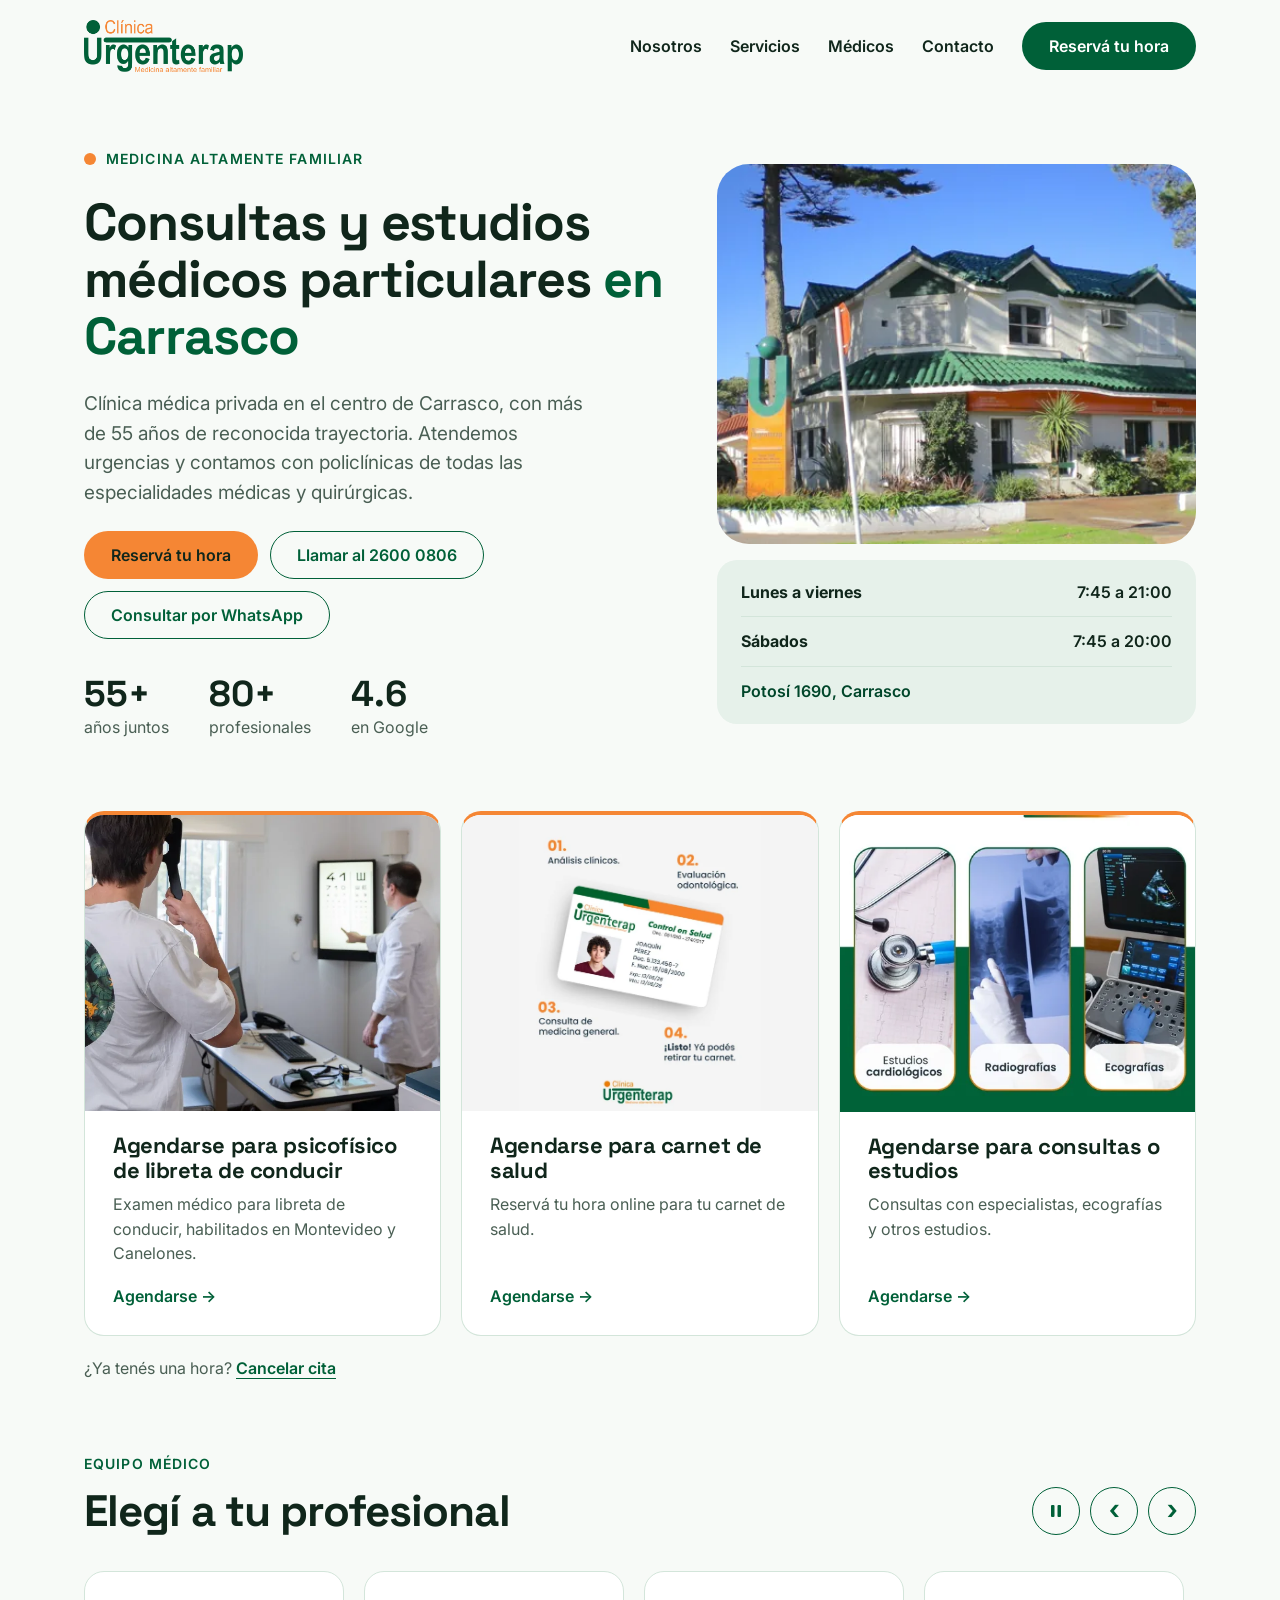
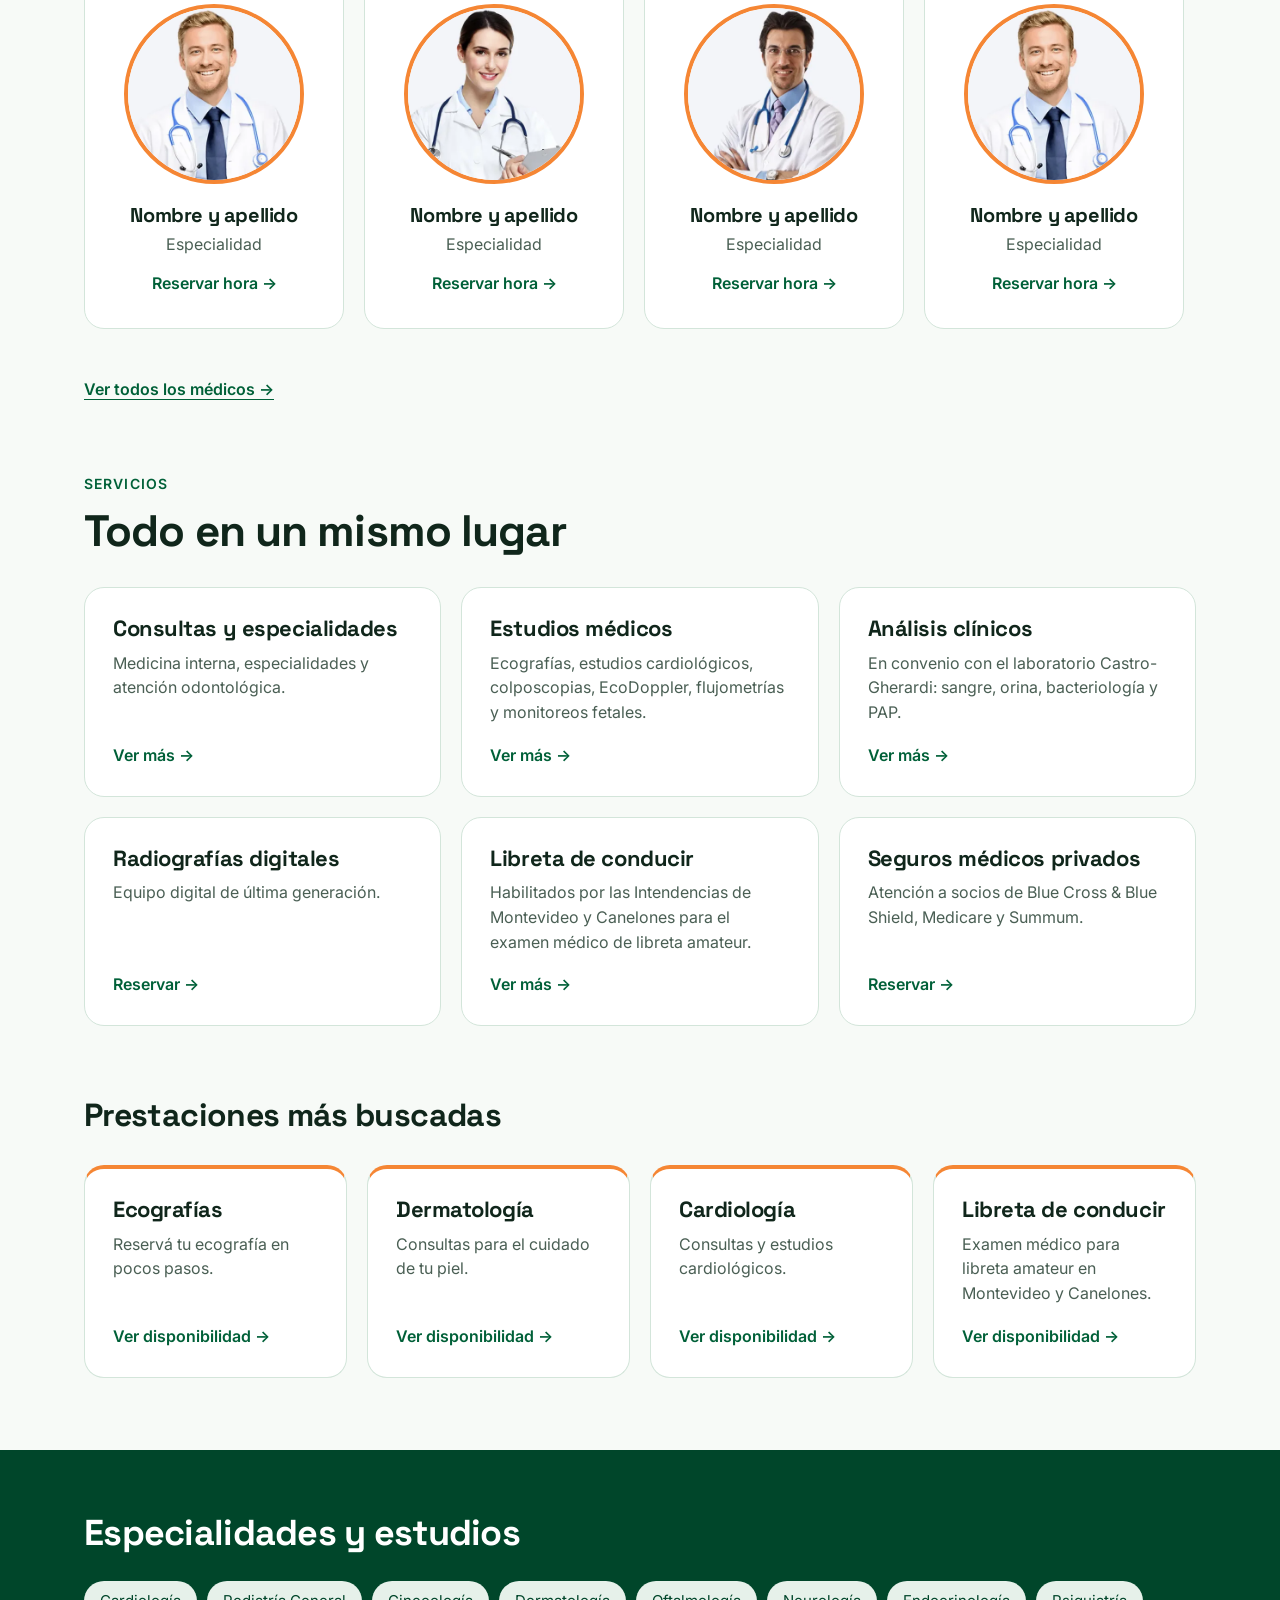
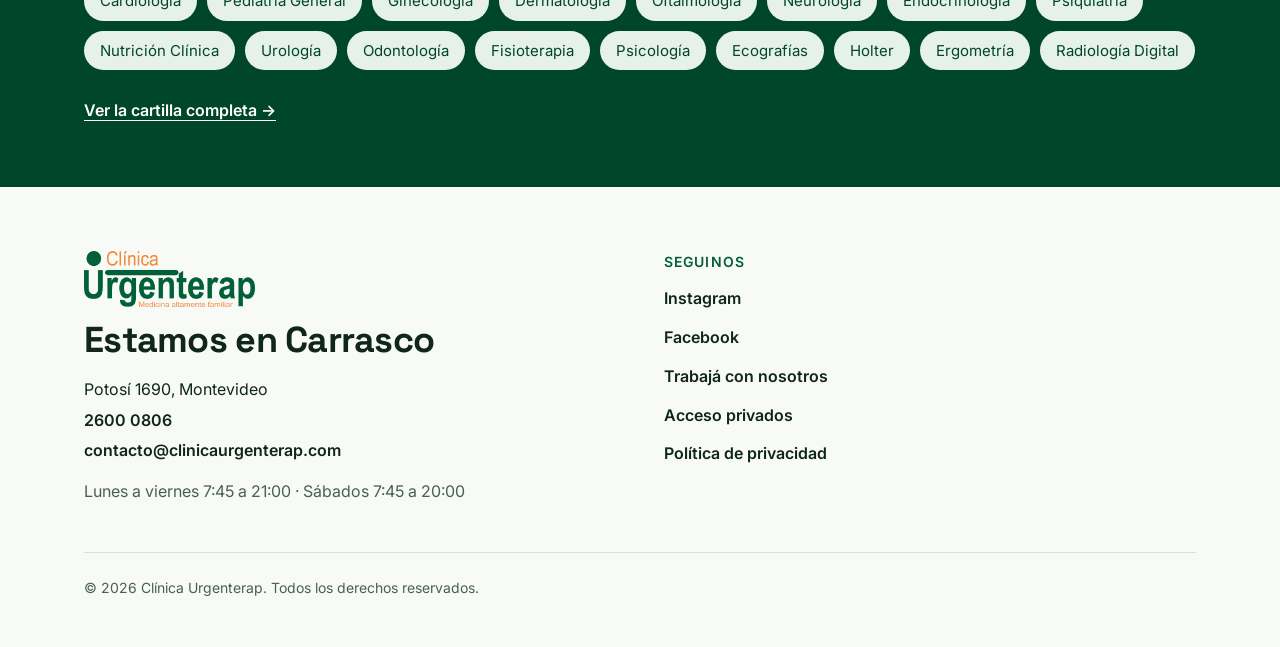
<file: index.html>
<!DOCTYPE html>
<html lang="es-UY">
<head>
  <meta charset="utf-8">
  <meta name="viewport" content="width=device-width, initial-scale=1">
  <script>document.documentElement.classList.add('js');</script>

  <!-- SEO básico -->
  <title>Clínica Urgenterap – Consultas y estudios médicos en Carrasco</title>
  <meta name="description" content="Clínica médica privada en Carrasco, Montevideo. Consultas con especialistas, ecografías, análisis clínicos, radiografías y libreta de conducir. Reservá tu hora online.">
  <link rel="canonical" href="https://clinicaurgenterap.com/">
  <meta name="robots" content="index, follow, max-image-preview:large">
  <meta name="theme-color" content="#006038">

  <!-- Open Graph / Twitter -->
  <meta property="og:type" content="website">
  <meta property="og:locale" content="es_UY">
  <meta property="og:site_name" content="Clínica Urgenterap">
  <meta property="og:title" content="Clínica Urgenterap – Consultas y estudios médicos en Carrasco">
  <meta property="og:description" content="Medicina altamente familiar. Consultas con especialistas, estudios y urgencias en Potosí 1690, Carrasco, Montevideo.">
  <meta property="og:url" content="https://clinicaurgenterap.com/">
  <meta property="og:image" content="https://clinicaurgenterap.com/img/og-image.jpg">
  <meta property="og:image:width" content="1200">
  <meta property="og:image:height" content="630">
  <meta property="og:image:alt" content="Fachada de Clínica Urgenterap en Potosí 1690, Carrasco">
  <meta name="twitter:card" content="summary_large_image">

  <!-- Icono -->
  <link rel="icon" href="img/favicon.ico" sizes="16x16" type="image/x-icon">

  <!-- Rendimiento: fuentes e imagen principal (LCP) -->
  <link rel="preconnect" href="https://fonts.googleapis.com">
  <link rel="preconnect" href="https://fonts.gstatic.com" crossorigin>
  <link rel="preload" as="image" type="image/webp" href="img/clinica-1200.webp" imagesrcset="img/clinica-640.webp 640w, img/clinica-1200.webp 1200w" imagesizes="(max-width: 900px) 100vw, 540px" fetchpriority="high">
  <link rel="stylesheet" href="https://fonts.googleapis.com/css2?family=Inter:wght@400;600&amp;family=Space+Grotesk:wght@600;700&amp;display=swap">
  <link rel="stylesheet" href="css/styles.css">
  <script src="js/main.js" defer></script>

  <!-- Datos estructurados (schema.org) -->
  <script type="application/ld+json">
  {
    "@context": "https://schema.org",
    "@graph": [
      {
        "@type": "WebSite",
        "@id": "https://clinicaurgenterap.com/#website",
        "url": "https://clinicaurgenterap.com/",
        "name": "Clínica Urgenterap",
        "inLanguage": "es-UY",
        "publisher": { "@id": "https://clinicaurgenterap.com/#clinic" }
      },
      {
        "@type": "MedicalClinic",
        "@id": "https://clinicaurgenterap.com/#clinic",
        "name": "Clínica Urgenterap",
        "slogan": "Medicina altamente familiar",
        "description": "Clínica médica privada en Carrasco, Montevideo. Consultas con especialistas, estudios, análisis clínicos, radiografías digitales y libreta de conducir.",
        "url": "https://clinicaurgenterap.com/",
        "logo": "https://clinicaurgenterap.com/img/logo-urgenterap.png",
        "image": "https://clinicaurgenterap.com/img/og-image.jpg",
        "telephone": "+598 2600 0806",
        "email": "contacto@clinicaurgenterap.com",
        "address": {
          "@type": "PostalAddress",
          "streetAddress": "Potosí 1690",
          "addressLocality": "Montevideo",
          "addressRegion": "Montevideo",
          "addressCountry": "UY"
        },
        "openingHoursSpecification": [
          { "@type": "OpeningHoursSpecification", "dayOfWeek": ["Monday","Tuesday","Wednesday","Thursday","Friday"], "opens": "07:45", "closes": "21:00" },
          { "@type": "OpeningHoursSpecification", "dayOfWeek": "Saturday", "opens": "07:45", "closes": "20:00" }
        ],
        "sameAs": [
          "https://www.instagram.com/urgenterap/",
          "https://www.facebook.com/Urgenterap/"
        ]
      }
    ]
  }
  </script>
</head>
<body>
  <a class="skip-link" href="#contenido">Saltar al contenido</a>

  <header class="site-header">
    <div class="w header-inner">
      <a class="logo" href="./" aria-label="Clínica Urgenterap, inicio">
        <img src="img/logo-urgenterap.png" alt="Clínica Urgenterap" width="300" height="98">
      </a>
      <button class="nav-toggle" type="button" aria-expanded="false" aria-controls="menu">Menú</button>
      <nav class="site-nav" id="menu" aria-label="Principal">
        <a href="#nosotros">Nosotros</a>
        <a href="#servicios">Servicios</a>
        <a href="https://clinicaurgenterap.com/cartilla-de-medicos/">Médicos</a>
        <a href="#contacto">Contacto</a>
        <a class="btn btn--primary" href="https://horarios.clinicaurgenterap.com/reserve">Reservá tu hora</a>
      </nav>
    </div>
  </header>

  <main id="contenido">
    <section class="w hero" id="nosotros">
      <div class="hero__text">
        <p class="motto"><span class="dot" aria-hidden="true"></span>Medicina altamente familiar</p>
        <h1>Consultas y estudios médicos particulares <span class="accent">en Carrasco</span></h1>
        <p class="lead">Clínica médica privada en el centro de Carrasco, con más de 55 años de reconocida trayectoria. Atendemos urgencias y contamos con policlínicas de todas las especialidades médicas y quirúrgicas.</p>
        <div class="actions">
          <a class="btn btn--accent" href="https://horarios.clinicaurgenterap.com/reserve">Reservá tu hora</a>
          <a class="btn btn--outline" href="tel:+59826000806">Llamar al 2600 0806</a>
          <a class="btn btn--outline" href="https://wa.me/59892962189">Consultar por WhatsApp</a>
        </div>
        <ul class="stats">
          <li><strong>55+</strong> años juntos</li>
          <li><strong>80+</strong> profesionales</li>
          <li><strong>4.6</strong> en Google</li>
        </ul>
      </div>
      <div class="hero__media">
        <picture>
          <source type="image/webp" srcset="img/clinica-640.webp 640w, img/clinica-1200.webp 1200w" sizes="(max-width: 900px) 100vw, 540px">
          <img src="img/clinica-1200.jpg" srcset="img/clinica-640.jpg 640w, img/clinica-1200.jpg 1200w" sizes="(max-width: 900px) 100vw, 540px" width="1200" height="668" alt="Fachada de Clínica Urgenterap en Potosí 1690, Carrasco" fetchpriority="high" decoding="async">
        </picture>
        <ul class="hours" aria-label="Horarios de atención">
          <li><strong>Lunes a viernes</strong><span>7:45 a 21:00</span></li>
          <li><strong>Sábados</strong><span>7:45 a 20:00</span></li>
          <li class="hours__addr">Potosí 1690, Carrasco</li>
        </ul>
      </div>
    </section>

    <section class="w section section--tight" aria-labelledby="accesos-t">
      <h2 class="sr-only" id="accesos-t">Cómo podemos ayudarte</h2>
      <div class="grid grid--photo">
        <article class="card card--top card--photo">
          <picture>
            <source type="image/webp" srcset="img/acceso-libreta.webp">
            <img src="img/acceso-libreta.jpg" width="645" height="671" alt="Paciente haciendo la prueba de visión mientras un médico señala el panel de letras" loading="lazy" decoding="async">
          </picture>
          <div class="card__body">
            <h3><a class="card__link" href="https://horarios.clinicaurgenterap.com/reserve">Agendarse para psicofísico de libreta de conducir</a></h3>
            <p>Examen médico para libreta de conducir, habilitados en Montevideo y Canelones.</p>
            <span class="more" aria-hidden="true">Agendarse →</span>
          </div>
        </article>
        <article class="card card--top card--photo">
          <picture>
            <source type="image/webp" srcset="img/acceso-carnet.webp">
            <img src="img/acceso-carnet.jpg" class="img--contain" width="526" height="643" alt="Carnet de salud de Clínica Urgenterap y los cuatro pasos para obtenerlo: análisis clínicos, evaluación odontológica, consulta de medicina general y retiro del carnet" loading="lazy" decoding="async">
          </picture>
          <div class="card__body">
            <h3><a class="card__link" href="https://horarios.clinicaurgenterap.com/reserve">Agendarse para carnet de salud</a></h3>
            <p>Reservá tu hora online para tu carnet de salud.</p>
            <span class="more" aria-hidden="true">Agendarse →</span>
          </div>
        </article>
        <article class="card card--top card--photo">
          <picture>
            <source type="image/webp" srcset="img/acceso-consultas.webp">
            <img src="img/acceso-consultas.jpg" width="537" height="440" alt="Estudios cardiológicos, radiografías y ecografías" loading="lazy" decoding="async">
          </picture>
          <div class="card__body">
            <h3><a class="card__link" href="https://horarios.clinicaurgenterap.com/reserve">Agendarse para consultas o estudios</a></h3>
            <p>Consultas con especialistas, ecografías y otros estudios.</p>
            <span class="more" aria-hidden="true">Agendarse →</span>
          </div>
        </article>
      </div>
      <p class="note">¿Ya tenés una hora? <a href="https://horarios.clinicaurgenterap.com/cancelar_consulta">Cancelar cita</a></p>
    </section>

    <!-- TODO: reemplazar fotos, nombres, especialidades y alt por los datos reales de cada profesional (10 tarjetas; las fotos se repiten como provisorias) -->
    <section class="w section" aria-labelledby="equipo-t">
      <div class="section__bar">
        <header class="section__head">
          <p class="eyebrow">Equipo médico</p>
          <h2 id="equipo-t">Elegí a tu profesional</h2>
        </header>
        <div class="carousel__controls">
          <button class="carousel__btn carousel__btn--toggle" type="button" data-carousel-toggle data-playing="true" aria-label="Pausar desplazamiento automático" aria-controls="equipo-lista">
            <svg class="i-pause" width="16" height="16" viewBox="0 0 16 16" fill="currentColor" aria-hidden="true" focusable="false"><rect x="3" y="2" width="3.5" height="12" rx="1"/><rect x="9.5" y="2" width="3.5" height="12" rx="1"/></svg>
            <svg class="i-play" width="16" height="16" viewBox="0 0 16 16" fill="currentColor" aria-hidden="true" focusable="false"><path d="M4 2.5v11l9-5.5z"/></svg>
          </button>
          <button class="carousel__btn" type="button" data-carousel-prev aria-label="Profesionales anteriores" aria-controls="equipo-lista">‹</button>
          <button class="carousel__btn" type="button" data-carousel-next aria-label="Más profesionales" aria-controls="equipo-lista">›</button>
        </div>
      </div>
      <div class="carousel" data-carousel role="region" aria-roledescription="carrusel" aria-label="Equipo médico">
        <ul class="carousel__track" id="equipo-lista" tabindex="0">
          <li class="carousel__item">
            <article class="card card--doc">
              <picture>
                <source type="image/webp" srcset="img/medico-1.webp">
                <img src="img/medico-1.jpg" width="360" height="360" alt="Profesional de Clínica Urgenterap" loading="lazy" decoding="async">
              </picture>
              <h3>Nombre y apellido</h3>
              <p>Especialidad</p>
              <a class="more" href="https://horarios.clinicaurgenterap.com/reserve">Reservar hora →</a>
            </article>
          </li>
          <li class="carousel__item">
            <article class="card card--doc">
              <picture>
                <source type="image/webp" srcset="img/medico-2.webp">
                <img src="img/medico-2.jpg" width="360" height="360" alt="Profesional de Clínica Urgenterap" loading="lazy" decoding="async">
              </picture>
              <h3>Nombre y apellido</h3>
              <p>Especialidad</p>
              <a class="more" href="https://horarios.clinicaurgenterap.com/reserve">Reservar hora →</a>
            </article>
          </li>
          <li class="carousel__item">
            <article class="card card--doc">
              <picture>
                <source type="image/webp" srcset="img/medico-3.webp">
                <img src="img/medico-3.jpg" width="360" height="360" alt="Profesional de Clínica Urgenterap" loading="lazy" decoding="async">
              </picture>
              <h3>Nombre y apellido</h3>
              <p>Especialidad</p>
              <a class="more" href="https://horarios.clinicaurgenterap.com/reserve">Reservar hora →</a>
            </article>
          </li>
          <li class="carousel__item">
            <article class="card card--doc">
              <picture>
                <source type="image/webp" srcset="img/medico-1.webp">
                <img src="img/medico-1.jpg" width="360" height="360" alt="Profesional de Clínica Urgenterap" loading="lazy" decoding="async">
              </picture>
              <h3>Nombre y apellido</h3>
              <p>Especialidad</p>
              <a class="more" href="https://horarios.clinicaurgenterap.com/reserve">Reservar hora →</a>
            </article>
          </li>
          <li class="carousel__item">
            <article class="card card--doc">
              <picture>
                <source type="image/webp" srcset="img/medico-2.webp">
                <img src="img/medico-2.jpg" width="360" height="360" alt="Profesional de Clínica Urgenterap" loading="lazy" decoding="async">
              </picture>
              <h3>Nombre y apellido</h3>
              <p>Especialidad</p>
              <a class="more" href="https://horarios.clinicaurgenterap.com/reserve">Reservar hora →</a>
            </article>
          </li>
          <li class="carousel__item">
            <article class="card card--doc">
              <picture>
                <source type="image/webp" srcset="img/medico-3.webp">
                <img src="img/medico-3.jpg" width="360" height="360" alt="Profesional de Clínica Urgenterap" loading="lazy" decoding="async">
              </picture>
              <h3>Nombre y apellido</h3>
              <p>Especialidad</p>
              <a class="more" href="https://horarios.clinicaurgenterap.com/reserve">Reservar hora →</a>
            </article>
          </li>
          <li class="carousel__item">
            <article class="card card--doc">
              <picture>
                <source type="image/webp" srcset="img/medico-1.webp">
                <img src="img/medico-1.jpg" width="360" height="360" alt="Profesional de Clínica Urgenterap" loading="lazy" decoding="async">
              </picture>
              <h3>Nombre y apellido</h3>
              <p>Especialidad</p>
              <a class="more" href="https://horarios.clinicaurgenterap.com/reserve">Reservar hora →</a>
            </article>
          </li>
          <li class="carousel__item">
            <article class="card card--doc">
              <picture>
                <source type="image/webp" srcset="img/medico-2.webp">
                <img src="img/medico-2.jpg" width="360" height="360" alt="Profesional de Clínica Urgenterap" loading="lazy" decoding="async">
              </picture>
              <h3>Nombre y apellido</h3>
              <p>Especialidad</p>
              <a class="more" href="https://horarios.clinicaurgenterap.com/reserve">Reservar hora →</a>
            </article>
          </li>
          <li class="carousel__item">
            <article class="card card--doc">
              <picture>
                <source type="image/webp" srcset="img/medico-3.webp">
                <img src="img/medico-3.jpg" width="360" height="360" alt="Profesional de Clínica Urgenterap" loading="lazy" decoding="async">
              </picture>
              <h3>Nombre y apellido</h3>
              <p>Especialidad</p>
              <a class="more" href="https://horarios.clinicaurgenterap.com/reserve">Reservar hora →</a>
            </article>
          </li>
          <li class="carousel__item">
            <article class="card card--doc">
              <picture>
                <source type="image/webp" srcset="img/medico-1.webp">
                <img src="img/medico-1.jpg" width="360" height="360" alt="Profesional de Clínica Urgenterap" loading="lazy" decoding="async">
              </picture>
              <h3>Nombre y apellido</h3>
              <p>Especialidad</p>
              <a class="more" href="https://horarios.clinicaurgenterap.com/reserve">Reservar hora →</a>
            </article>
          </li>
        </ul>
      </div>
      <p><a class="textlink" href="https://clinicaurgenterap.com/cartilla-de-medicos/">Ver todos los médicos →</a></p>
    </section>

    <section class="w section" id="servicios" aria-labelledby="servicios-t">
      <header class="section__head">
        <p class="eyebrow">Servicios</p>
        <h2 id="servicios-t">Todo en un mismo lugar</h2>
      </header>
      <div class="grid">
        <article class="card">
          <h3><a class="card__link" href="https://clinicaurgenterap.com/consultas-con-especialistas/">Consultas y especialidades</a></h3>
          <p>Medicina interna, especialidades y atención odontológica.</p>
          <span class="more" aria-hidden="true">Ver más →</span>
        </article>
        <article class="card">
          <h3><a class="card__link" href="https://clinicaurgenterap.com/estudios-medicos-principales/">Estudios médicos</a></h3>
          <p>Ecografías, estudios cardiológicos, colposcopias, EcoDoppler, flujometrías y monitoreos fetales.</p>
          <span class="more" aria-hidden="true">Ver más →</span>
        </article>
        <article class="card">
          <h3><a class="card__link" href="https://horarios.clinicaurgenterap.com/castro_gherardi">Análisis clínicos</a></h3>
          <p>En convenio con el laboratorio Castro-Gherardi: sangre, orina, bacteriología y PAP.</p>
          <span class="more" aria-hidden="true">Ver más →</span>
        </article>
        <article class="card">
          <h3><a class="card__link" href="https://horarios.clinicaurgenterap.com/reserve">Radiografías digitales</a></h3>
          <p>Equipo digital de última generación.</p>
          <span class="more" aria-hidden="true">Reservar →</span>
        </article>
        <article class="card">
          <h3><a class="card__link" href="https://clinicaurgenterap.com/libreta-de-conducir-montevideo-y-canelones/">Libreta de conducir</a></h3>
          <p>Habilitados por las Intendencias de Montevideo y Canelones para el examen médico de libreta amateur.</p>
          <span class="more" aria-hidden="true">Ver más →</span>
        </article>
        <article class="card">
          <h3><a class="card__link" href="https://horarios.clinicaurgenterap.com/reserve">Seguros médicos privados</a></h3>
          <p>Atención a socios de Blue Cross &amp; Blue Shield, Medicare y Summum.</p>
          <span class="more" aria-hidden="true">Reservar →</span>
        </article>
      </div>
    </section>

    <section class="w section" aria-labelledby="destacadas-t">
      <h2 class="h2--sm" id="destacadas-t">Prestaciones más buscadas</h2>
      <div class="grid grid--sm">
        <!-- Ajustar los enlaces si cada agenda tiene su propia URL de reserva -->
        <article class="card card--top">
          <h3><a class="card__link" href="https://horarios.clinicaurgenterap.com/reserve">Ecografías</a></h3>
          <p>Reservá tu ecografía en pocos pasos.</p>
          <span class="more" aria-hidden="true">Ver disponibilidad →</span>
        </article>
        <article class="card card--top">
          <h3><a class="card__link" href="https://horarios.clinicaurgenterap.com/reserve">Dermatología</a></h3>
          <p>Consultas para el cuidado de tu piel.</p>
          <span class="more" aria-hidden="true">Ver disponibilidad →</span>
        </article>
        <article class="card card--top">
          <h3><a class="card__link" href="https://horarios.clinicaurgenterap.com/reserve">Cardiología</a></h3>
          <p>Consultas y estudios cardiológicos.</p>
          <span class="more" aria-hidden="true">Ver disponibilidad →</span>
        </article>
        <article class="card card--top">
          <h3><a class="card__link" href="https://clinicaurgenterap.com/libreta-de-conducir-montevideo-y-canelones/">Libreta de conducir</a></h3>
          <p>Examen médico para libreta amateur en Montevideo y Canelones.</p>
          <span class="more" aria-hidden="true">Ver disponibilidad →</span>
        </article>
      </div>
    </section>

    <section class="band" aria-labelledby="esp-t">
      <div class="w band__inner">
        <h2 id="esp-t">Especialidades y estudios</h2>
        <ul class="chips">
          <li>Cardiología</li><li>Pediatría General</li><li>Ginecología</li><li>Dermatología</li><li>Oftalmología</li><li>Neurología</li><li>Endocrinología</li><li>Psiquiatría</li><li>Nutrición Clínica</li><li>Urología</li><li>Odontología</li><li>Fisioterapia</li><li>Psicología</li><li>Ecografías</li><li>Holter</li><li>Ergometría</li><li>Radiología Digital</li>
        </ul>
        <a class="textlink textlink--light" href="https://clinicaurgenterap.com/cartilla-de-medicos/">Ver la cartilla completa →</a>
      </div>
    </section>
  </main>

  <footer class="w site-footer" id="contacto">
    <div class="site-footer__col">
      <img src="img/logo-urgenterap.png" alt="Clínica Urgenterap" width="300" height="98" loading="lazy" decoding="async" class="site-footer__logo">
      <h2>Estamos en Carrasco</h2>
      <address>
        Potosí 1690, Montevideo<br>
        <a href="tel:+59826000806">2600 0806</a><br>
        <a href="mailto:contacto@clinicaurgenterap.com">contacto@clinicaurgenterap.com</a>
      </address>
      <p class="muted">Lunes a viernes 7:45 a 21:00 · Sábados 7:45 a 20:00</p>
    </div>
    <nav class="site-footer__col" aria-label="Enlaces de interés">
      <p class="eyebrow">Seguinos</p>
      <a href="https://www.instagram.com/urgenterap/" rel="me">Instagram</a>
      <a href="https://www.facebook.com/Urgenterap/" rel="me">Facebook</a>
      <a href="https://clinicaurgenterap.com/trabaja-con-nosotros/">Trabajá con nosotros</a>
      <a href="https://horarios.clinicaurgenterap.com/acceso_privados">Acceso privados</a>
      <a href="politica-de-privacidad/">Política de privacidad</a>
    </nav>
    <p class="site-footer__legal muted">© <span data-year>2026</span> Clínica Urgenterap. Todos los derechos reservados.</p>
  </footer>
</body>
</html>
</file>
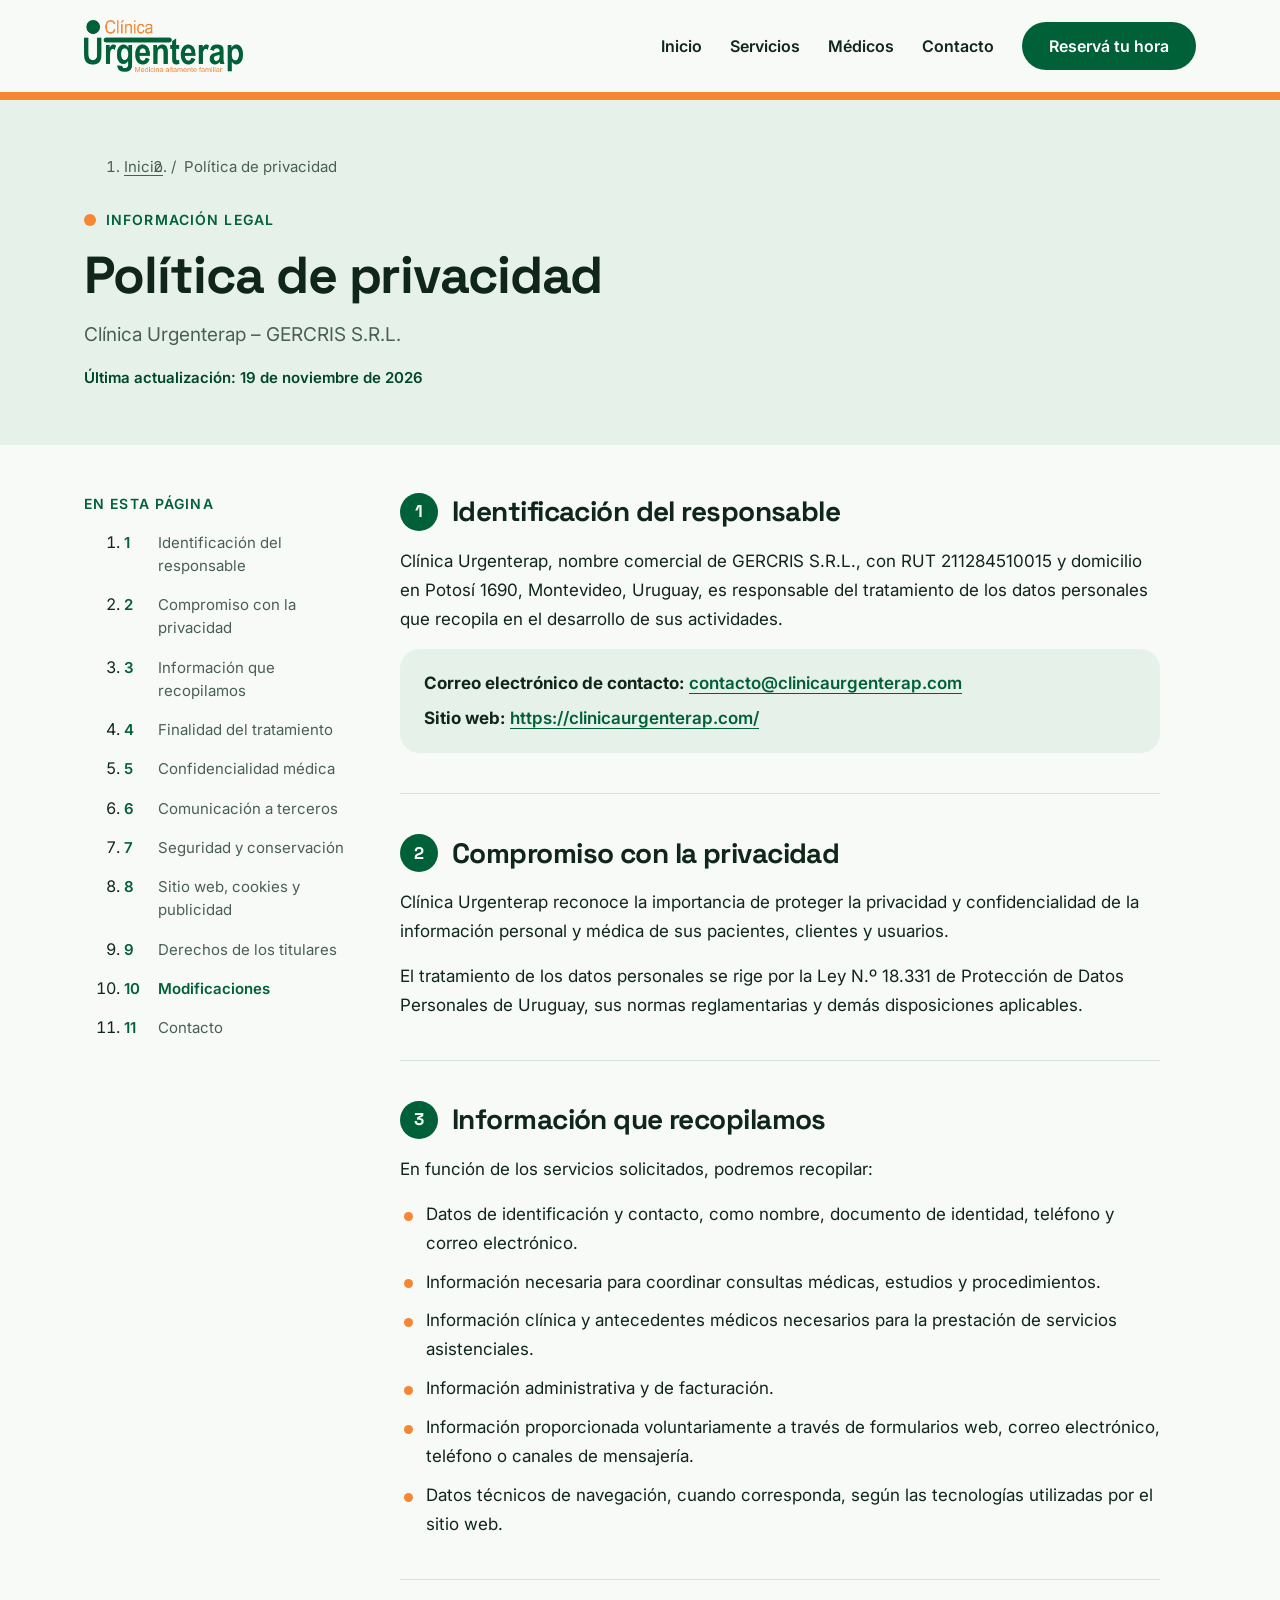
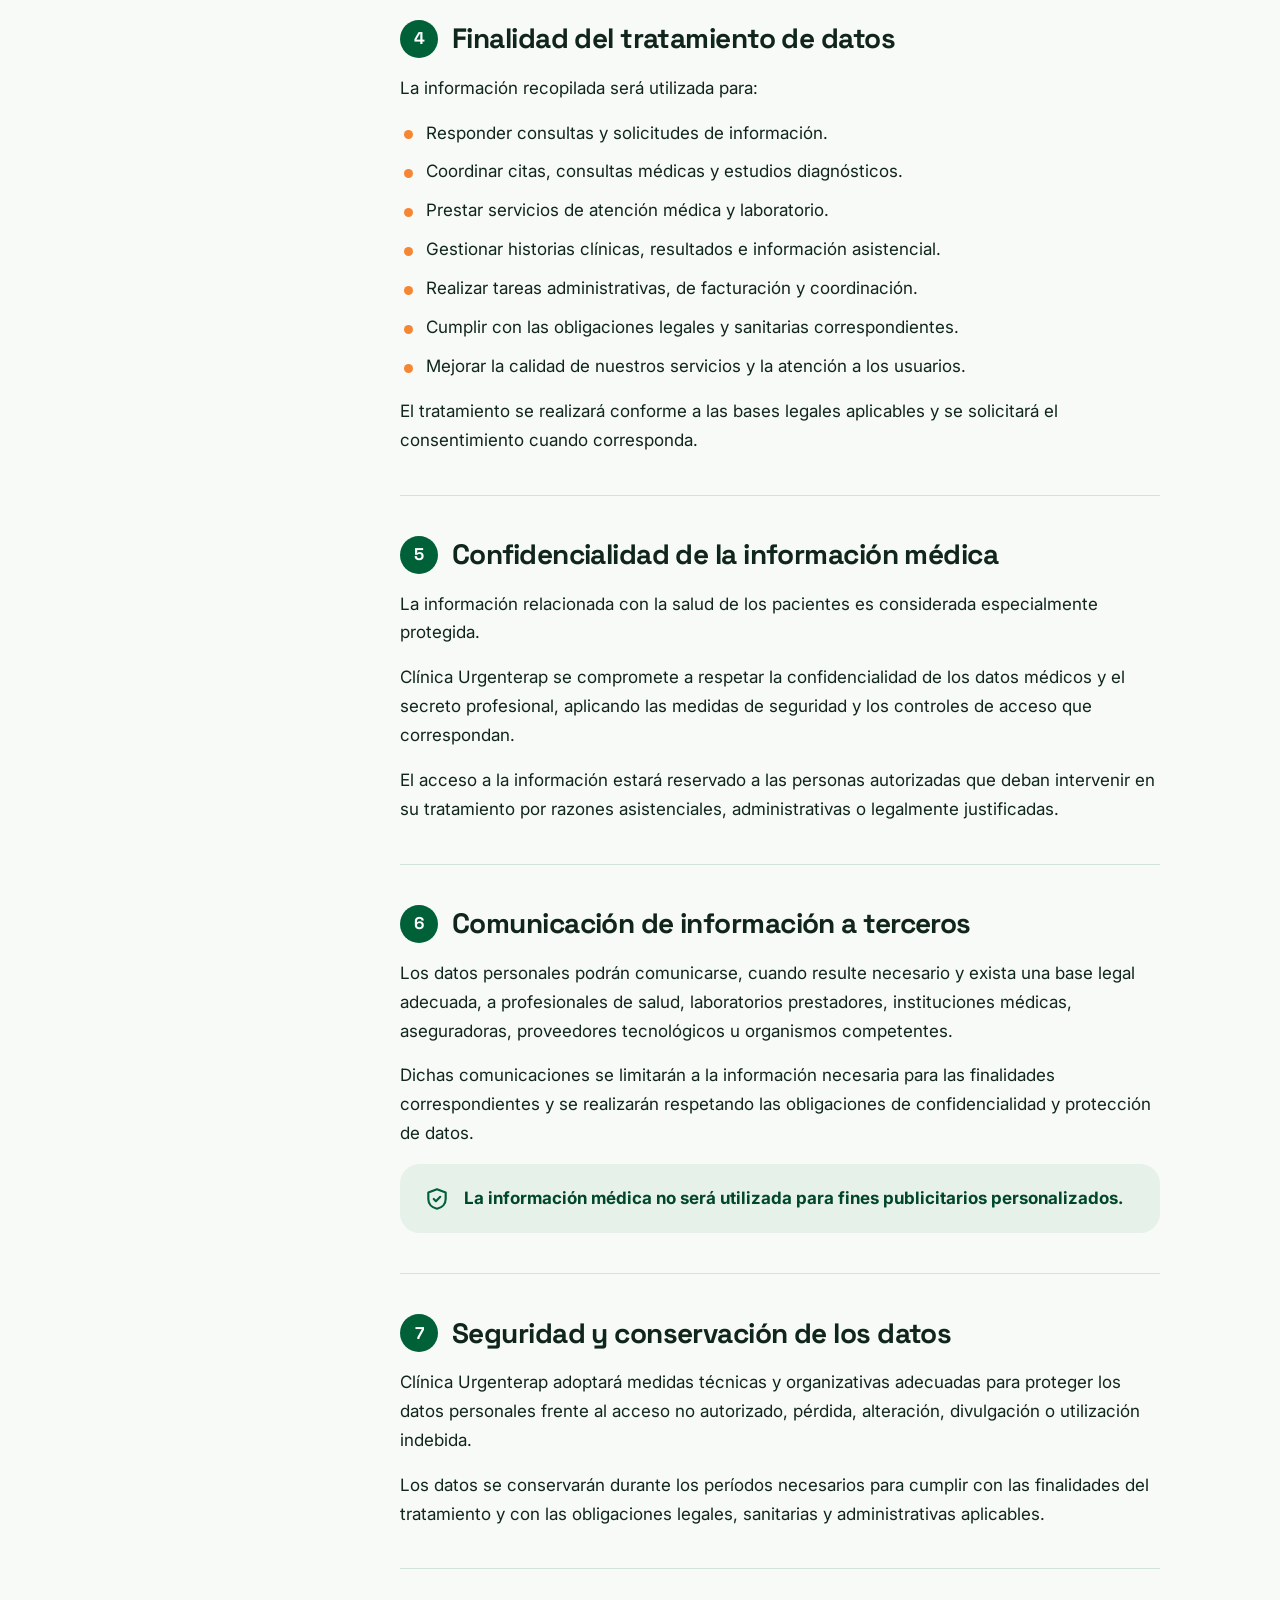
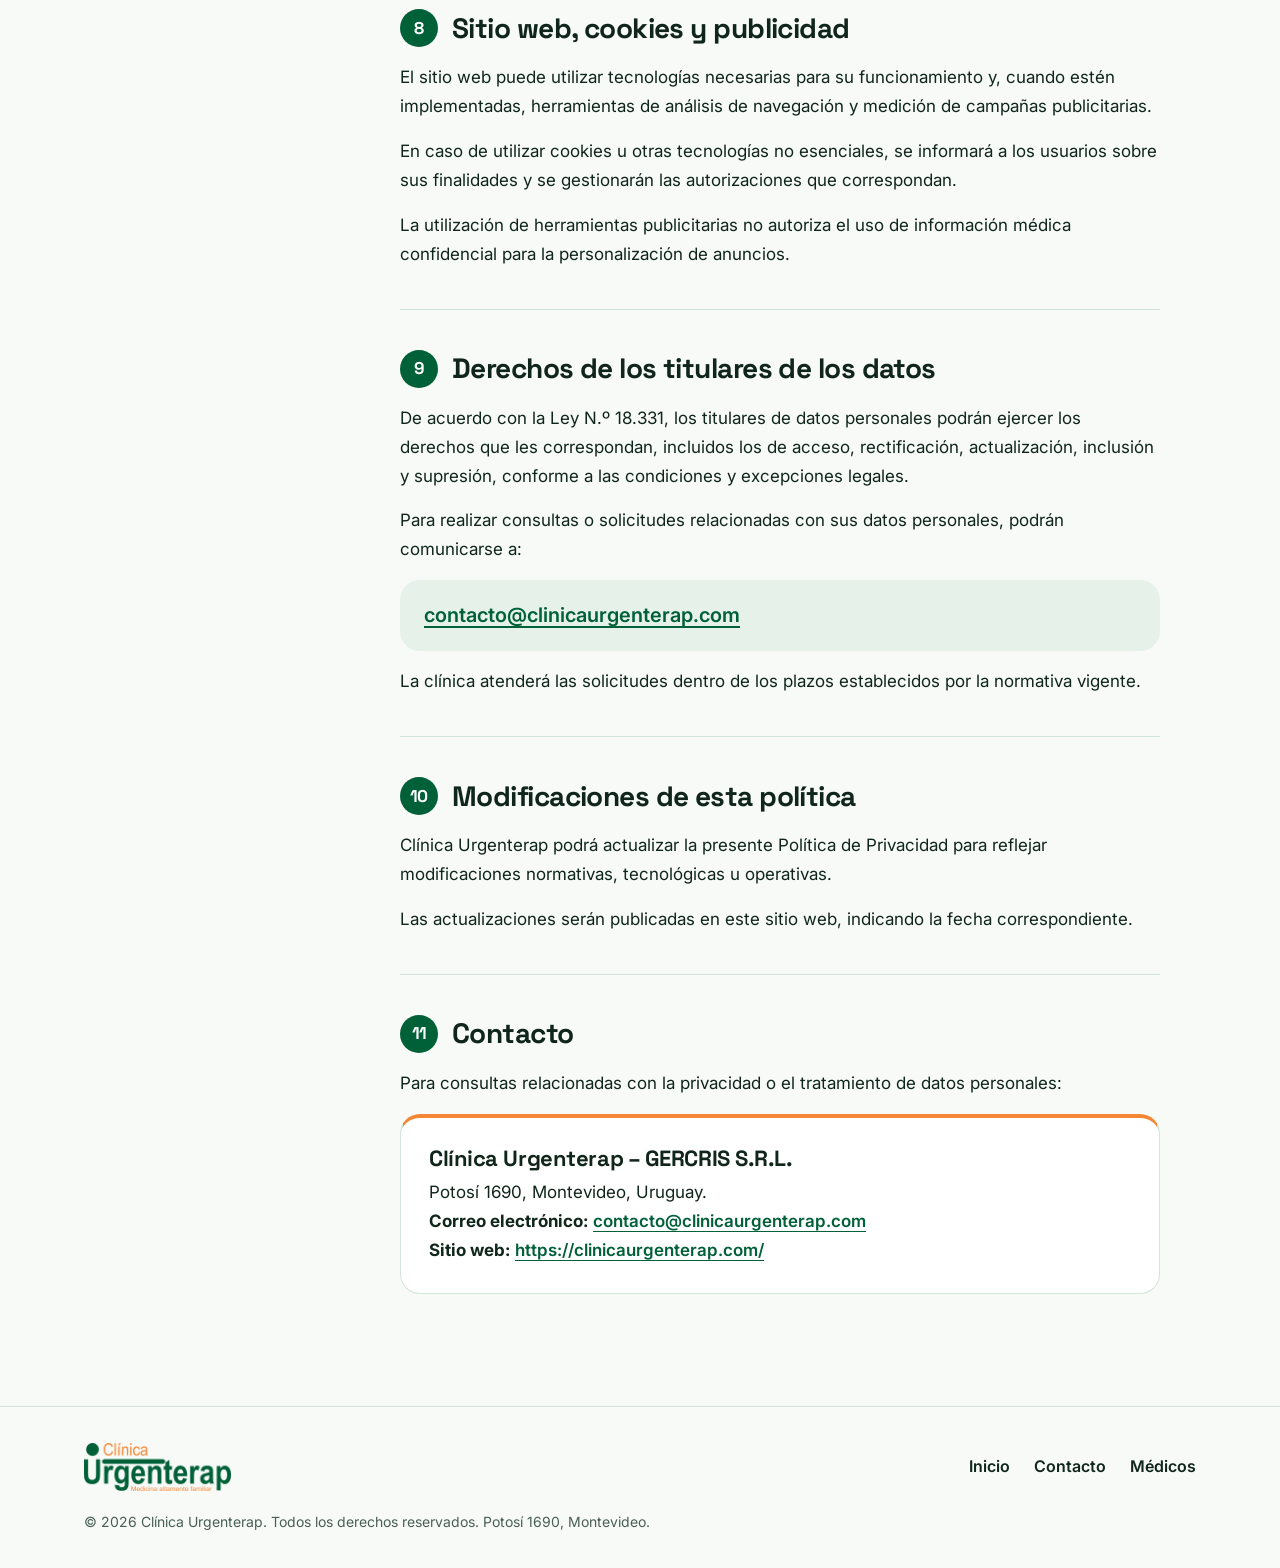
<file: politica-de-privacidad/index.html>
<!DOCTYPE html>
<html lang="es-UY">
<head>
  <meta charset="utf-8">
  <meta name="viewport" content="width=device-width, initial-scale=1">
  <script>document.documentElement.classList.add('js');</script>

  <!-- SEO básico -->
  <title>Política de privacidad | Clínica Urgenterap</title>
  <meta name="description" content="Política de privacidad de Clínica Urgenterap (GERCRIS S.R.L.): cómo tratamos y protegemos tus datos personales y médicos, conforme a la Ley N.º 18.331 de Uruguay.">
  <link rel="canonical" href="https://clinicaurgenterap.com/politica-de-privacidad/">
  <meta name="robots" content="index, follow, max-image-preview:large">
  <meta name="theme-color" content="#006038">

  <!-- Open Graph / Twitter -->
  <meta property="og:type" content="website">
  <meta property="og:locale" content="es_UY">
  <meta property="og:site_name" content="Clínica Urgenterap">
  <meta property="og:title" content="Política de privacidad | Clínica Urgenterap">
  <meta property="og:description" content="Cómo tratamos y protegemos tus datos personales y médicos en Clínica Urgenterap.">
  <meta property="og:url" content="https://clinicaurgenterap.com/politica-de-privacidad/">
  <meta property="og:image" content="https://clinicaurgenterap.com/img/og-image.jpg">
  <meta property="og:image:width" content="1200">
  <meta property="og:image:height" content="630">
  <meta property="og:image:alt" content="Fachada de Clínica Urgenterap en Potosí 1690, Carrasco">
  <meta name="twitter:card" content="summary_large_image">

  <!-- Icono -->
  <link rel="icon" href="../img/favicon.ico" sizes="16x16" type="image/x-icon">

  <!-- Rendimiento -->
  <link rel="preconnect" href="https://fonts.googleapis.com">
  <link rel="preconnect" href="https://fonts.gstatic.com" crossorigin>
  <link rel="stylesheet" href="https://fonts.googleapis.com/css2?family=Inter:wght@400;600&amp;family=Space+Grotesk:wght@600;700&amp;display=swap">
  <link rel="stylesheet" href="../css/styles.css">
  <link rel="stylesheet" href="../css/legal.css">
  <script src="../js/main.js" defer></script>

  <!-- Datos estructurados (schema.org) -->
  <script type="application/ld+json">
  {
    "@context": "https://schema.org",
    "@graph": [
      {
        "@type": "WebPage",
        "@id": "https://clinicaurgenterap.com/politica-de-privacidad/#webpage",
        "url": "https://clinicaurgenterap.com/politica-de-privacidad/",
        "name": "Política de privacidad | Clínica Urgenterap",
        "description": "Política de privacidad de Clínica Urgenterap (GERCRIS S.R.L.).",
        "inLanguage": "es-UY",
        "isPartOf": { "@id": "https://clinicaurgenterap.com/#website" },
        "about": { "@id": "https://clinicaurgenterap.com/#clinic" },
        "breadcrumb": { "@id": "https://clinicaurgenterap.com/politica-de-privacidad/#breadcrumb" }
      },
      {
        "@type": "BreadcrumbList",
        "@id": "https://clinicaurgenterap.com/politica-de-privacidad/#breadcrumb",
        "itemListElement": [
          { "@type": "ListItem", "position": 1, "name": "Inicio", "item": "https://clinicaurgenterap.com/" },
          { "@type": "ListItem", "position": 2, "name": "Política de privacidad" }
        ]
      }
    ]
  }
  </script>
</head>
<body>
  <a class="skip-link" href="#contenido">Saltar al contenido</a>

  <header class="site-header">
    <div class="w header-inner">
      <a class="logo" href="../" aria-label="Clínica Urgenterap, inicio">
        <img src="../img/logo-urgenterap.png" alt="Clínica Urgenterap" width="300" height="98">
      </a>
      <button class="nav-toggle" type="button" aria-expanded="false" aria-controls="menu">Menú</button>
      <nav class="site-nav" id="menu" aria-label="Principal">
        <a href="../">Inicio</a>
        <a href="../#servicios">Servicios</a>
        <a href="https://clinicaurgenterap.com/cartilla-de-medicos/">Médicos</a>
        <a href="../#contacto">Contacto</a>
        <a class="btn btn--primary" href="https://horarios.clinicaurgenterap.com/reserve">Reservá tu hora</a>
      </nav>
    </div>
  </header>

  <main id="contenido">
    <section class="page-hero">
      <div class="w page-hero__inner">
        <nav class="breadcrumb" aria-label="Migas de pan">
          <ol>
            <li><a href="../">Inicio</a></li>
            <li aria-current="page">Política de privacidad</li>
          </ol>
        </nav>
        <p class="motto"><span class="dot" aria-hidden="true"></span>Información legal</p>
        <h1>Política de privacidad</h1>
        <p class="page-hero__org">Clínica Urgenterap – GERCRIS S.R.L.</p>
        <p class="page-hero__date">Última actualización: <time datetime="2026-11-19">19 de noviembre de 2026</time></p>
      </div>
    </section>

    <div class="w legal">
      <aside class="legal__aside">
        <nav class="toc" aria-labelledby="toc-t">
          <p class="eyebrow" id="toc-t">En esta página</p>
          <ol>
            <li><a href="#s1">Identificación del responsable</a></li>
            <li><a href="#s2">Compromiso con la privacidad</a></li>
            <li><a href="#s3">Información que recopilamos</a></li>
            <li><a href="#s4">Finalidad del tratamiento</a></li>
            <li><a href="#s5">Confidencialidad médica</a></li>
            <li><a href="#s6">Comunicación a terceros</a></li>
            <li><a href="#s7">Seguridad y conservación</a></li>
            <li><a href="#s8">Sitio web, cookies y publicidad</a></li>
            <li><a href="#s9">Derechos de los titulares</a></li>
            <li><a href="#s10">Modificaciones</a></li>
            <li><a href="#s11">Contacto</a></li>
          </ol>
        </nav>
      </aside>

      <article class="policy">
        <section id="s1" aria-labelledby="s1-t">
          <h2 id="s1-t">Identificación del responsable</h2>
          <p>Clínica Urgenterap, nombre comercial de GERCRIS S.R.L., con RUT 211284510015 y domicilio en Potosí 1690, Montevideo, Uruguay, es responsable del tratamiento de los datos personales que recopila en el desarrollo de sus actividades.</p>
          <div class="box">
            <p><strong>Correo electrónico de contacto:</strong> <a class="lnk" href="mailto:contacto@clinicaurgenterap.com">contacto@clinicaurgenterap.com</a></p>
            <p><strong>Sitio web:</strong> <a class="lnk" href="https://clinicaurgenterap.com/">https://clinicaurgenterap.com/</a></p>
          </div>
        </section>

        <section id="s2" aria-labelledby="s2-t">
          <h2 id="s2-t">Compromiso con la privacidad</h2>
          <p>Clínica Urgenterap reconoce la importancia de proteger la privacidad y confidencialidad de la información personal y médica de sus pacientes, clientes y usuarios.</p>
          <p>El tratamiento de los datos personales se rige por la Ley N.º 18.331 de Protección de Datos Personales de Uruguay, sus normas reglamentarias y demás disposiciones aplicables.</p>
        </section>

        <section id="s3" aria-labelledby="s3-t">
          <h2 id="s3-t">Información que recopilamos</h2>
          <p>En función de los servicios solicitados, podremos recopilar:</p>
          <ul>
            <li>Datos de identificación y contacto, como nombre, documento de identidad, teléfono y correo electrónico.</li>
            <li>Información necesaria para coordinar consultas médicas, estudios y procedimientos.</li>
            <li>Información clínica y antecedentes médicos necesarios para la prestación de servicios asistenciales.</li>
            <li>Información administrativa y de facturación.</li>
            <li>Información proporcionada voluntariamente a través de formularios web, correo electrónico, teléfono o canales de mensajería.</li>
            <li>Datos técnicos de navegación, cuando corresponda, según las tecnologías utilizadas por el sitio web.</li>
          </ul>
        </section>

        <section id="s4" aria-labelledby="s4-t">
          <h2 id="s4-t">Finalidad del tratamiento de datos</h2>
          <p>La información recopilada será utilizada para:</p>
          <ul>
            <li>Responder consultas y solicitudes de información.</li>
            <li>Coordinar citas, consultas médicas y estudios diagnósticos.</li>
            <li>Prestar servicios de atención médica y laboratorio.</li>
            <li>Gestionar historias clínicas, resultados e información asistencial.</li>
            <li>Realizar tareas administrativas, de facturación y coordinación.</li>
            <li>Cumplir con las obligaciones legales y sanitarias correspondientes.</li>
            <li>Mejorar la calidad de nuestros servicios y la atención a los usuarios.</li>
          </ul>
          <p>El tratamiento se realizará conforme a las bases legales aplicables y se solicitará el consentimiento cuando corresponda.</p>
        </section>

        <section id="s5" aria-labelledby="s5-t">
          <h2 id="s5-t">Confidencialidad de la información médica</h2>
          <p>La información relacionada con la salud de los pacientes es considerada especialmente protegida.</p>
          <p>Clínica Urgenterap se compromete a respetar la confidencialidad de los datos médicos y el secreto profesional, aplicando las medidas de seguridad y los controles de acceso que correspondan.</p>
          <p>El acceso a la información estará reservado a las personas autorizadas que deban intervenir en su tratamiento por razones asistenciales, administrativas o legalmente justificadas.</p>
        </section>

        <section id="s6" aria-labelledby="s6-t">
          <h2 id="s6-t">Comunicación de información a terceros</h2>
          <p>Los datos personales podrán comunicarse, cuando resulte necesario y exista una base legal adecuada, a profesionales de salud, laboratorios prestadores, instituciones médicas, aseguradoras, proveedores tecnológicos u organismos competentes.</p>
          <p>Dichas comunicaciones se limitarán a la información necesaria para las finalidades correspondientes y se realizarán respetando las obligaciones de confidencialidad y protección de datos.</p>
          <div class="box box--callout">
            <svg width="26" height="26" viewBox="0 0 24 24" fill="none" stroke="currentColor" stroke-width="2" stroke-linecap="round" stroke-linejoin="round" aria-hidden="true" focusable="false"><path d="M12 3l8 3v6c0 4.5-3.2 8-8 9-4.8-1-8-4.5-8-9V6l8-3z"/><path d="M9 12l2 2 4-4"/></svg>
            <p><strong>La información médica no será utilizada para fines publicitarios personalizados.</strong></p>
          </div>
        </section>

        <section id="s7" aria-labelledby="s7-t">
          <h2 id="s7-t">Seguridad y conservación de los datos</h2>
          <p>Clínica Urgenterap adoptará medidas técnicas y organizativas adecuadas para proteger los datos personales frente al acceso no autorizado, pérdida, alteración, divulgación o utilización indebida.</p>
          <p>Los datos se conservarán durante los períodos necesarios para cumplir con las finalidades del tratamiento y con las obligaciones legales, sanitarias y administrativas aplicables.</p>
        </section>

        <section id="s8" aria-labelledby="s8-t">
          <h2 id="s8-t">Sitio web, cookies y publicidad</h2>
          <p>El sitio web puede utilizar tecnologías necesarias para su funcionamiento y, cuando estén implementadas, herramientas de análisis de navegación y medición de campañas publicitarias.</p>
          <p>En caso de utilizar cookies u otras tecnologías no esenciales, se informará a los usuarios sobre sus finalidades y se gestionarán las autorizaciones que correspondan.</p>
          <p>La utilización de herramientas publicitarias no autoriza el uso de información médica confidencial para la personalización de anuncios.</p>
        </section>

        <section id="s9" aria-labelledby="s9-t">
          <h2 id="s9-t">Derechos de los titulares de los datos</h2>
          <p>De acuerdo con la Ley N.º 18.331, los titulares de datos personales podrán ejercer los derechos que les correspondan, incluidos los de acceso, rectificación, actualización, inclusión y supresión, conforme a las condiciones y excepciones legales.</p>
          <p>Para realizar consultas o solicitudes relacionadas con sus datos personales, podrán comunicarse a:</p>
          <div class="box"><a class="lnk lnk--lg" href="mailto:contacto@clinicaurgenterap.com">contacto@clinicaurgenterap.com</a></div>
          <p>La clínica atenderá las solicitudes dentro de los plazos establecidos por la normativa vigente.</p>
        </section>

        <section id="s10" aria-labelledby="s10-t">
          <h2 id="s10-t">Modificaciones de esta política</h2>
          <p>Clínica Urgenterap podrá actualizar la presente Política de Privacidad para reflejar modificaciones normativas, tecnológicas u operativas.</p>
          <p>Las actualizaciones serán publicadas en este sitio web, indicando la fecha correspondiente.</p>
        </section>

        <section id="s11" aria-labelledby="s11-t">
          <h2 id="s11-t">Contacto</h2>
          <p>Para consultas relacionadas con la privacidad o el tratamiento de datos personales:</p>
          <div class="contact-card">
            <h3>Clínica Urgenterap – GERCRIS S.R.L.</h3>
            <address>
              <p>Potosí 1690, Montevideo, Uruguay.</p>
              <p><strong>Correo electrónico:</strong> <a class="lnk" href="mailto:contacto@clinicaurgenterap.com">contacto@clinicaurgenterap.com</a></p>
              <p><strong>Sitio web:</strong> <a class="lnk" href="https://clinicaurgenterap.com/">https://clinicaurgenterap.com/</a></p>
            </address>
          </div>
        </section>
      </article>
    </div>
  </main>

  <footer class="legal-footer">
    <div class="w legal-footer__inner">
      <a href="../" aria-label="Clínica Urgenterap, inicio"><img src="../img/logo-urgenterap.png" alt="Clínica Urgenterap" width="300" height="98" loading="lazy" decoding="async"></a>
      <nav aria-label="Enlaces de interés">
        <a href="../">Inicio</a>
        <a href="../#contacto">Contacto</a>
        <a href="https://clinicaurgenterap.com/cartilla-de-medicos/">Médicos</a>
      </nav>
      <p class="muted">© <span data-year>2026</span> Clínica Urgenterap. Todos los derechos reservados. Potosí 1690, Montevideo.</p>
    </div>
  </footer>
</body>
</html>
</file>
<file: css/styles.css>
/* Clínica Urgenterap – estilos de la portada */
:root {
  --green: #006038;
  --green-dark: #00462a;
  --orange: #f58634;
  --ink: #10261b;
  --muted: #4a5f54;
  --bg: #f7faf7;
  --mint: #e6f1ea;
  --line: #d3e5da;
  --white: #fff;
  --radius: 20px;
  --font-body: "Inter", system-ui, -apple-system, "Segoe UI", Roboto, sans-serif;
  --font-head: "Space Grotesk", "Inter", system-ui, sans-serif;
}

*, *::before, *::after { box-sizing: border-box; }
html { scroll-behavior: smooth; -webkit-text-size-adjust: 100%; }
body { margin: 0; font-family: var(--font-body); color: var(--ink); background: var(--bg); line-height: 1.55; }
img { max-width: 100%; height: auto; display: block; }
a { color: inherit; text-decoration: none; }
h1, h2, h3 { font-family: var(--font-head); margin: 0; letter-spacing: -0.02em; line-height: 1.1; }
p { margin: 0; }
ul { margin: 0; padding: 0; list-style: none; }
address { font-style: normal; }

:focus-visible { outline: 3px solid var(--orange); outline-offset: 3px; border-radius: 6px; }
.sr-only { position: absolute; width: 1px; height: 1px; margin: -1px; padding: 0; overflow: hidden; clip: rect(0 0 0 0); white-space: nowrap; border: 0; }
.skip-link { position: absolute; left: 16px; top: -60px; z-index: 100; background: var(--green); color: var(--white); padding: 12px 20px; border-radius: 0 0 12px 12px; font-weight: 600; }
.skip-link:focus { top: 0; }

.w { max-width: 1160px; margin: 0 auto; padding: 0 24px; }

/* Botones */
.btn { display: inline-flex; align-items: center; justify-content: center; min-height: 48px; padding: 0 26px; border-radius: 999px; font-weight: 600; font-size: 1rem; border: 1.5px solid transparent; transition: background-color .15s, color .15s; }
.btn--primary { background: var(--green); color: var(--white); }
.btn--primary:hover { background: var(--green-dark); }
.btn--accent { background: var(--orange); color: var(--ink); }
.btn--accent:hover { background: #ff9a4d; }
.btn--outline { border-color: var(--green); color: var(--green); }
.btn--outline:hover { background: var(--mint); }

/* Cabecera */
.site-header { background: var(--bg); }
.header-inner { display: flex; flex-wrap: wrap; align-items: center; justify-content: space-between; gap: 16px; padding-top: 20px; padding-bottom: 20px; }
.logo img { height: 52px; width: auto; }
.site-nav { display: flex; flex-wrap: wrap; align-items: center; gap: 28px; font-weight: 600; }
.site-nav a:not(.btn):hover { color: var(--green); text-decoration: underline; text-underline-offset: 6px; }
.nav-toggle { display: none; min-height: 44px; padding: 0 20px; border: 1.5px solid var(--green); border-radius: 999px; background: transparent; color: var(--green); font: 600 1rem var(--font-body); cursor: pointer; }

/* Portada */
.hero { display: grid; grid-template-columns: 1.1fr .9fr; gap: 48px; align-items: center; padding-top: 56px; padding-bottom: 72px; scroll-margin-top: 16px; }
.hero__text { display: flex; flex-direction: column; gap: 24px; min-width: 0; }
.motto { display: flex; align-items: center; gap: 10px; font-size: .875rem; font-weight: 600; letter-spacing: .08em; text-transform: uppercase; color: var(--green); }
.dot { width: 12px; height: 12px; border-radius: 50%; background: var(--orange); flex: none; }
.hero h1 { font-size: clamp(2.25rem, 5vw, 3.25rem); }
.accent { color: var(--green); }
.lead { font-size: 1.1875rem; color: var(--muted); max-width: 520px; }
.actions { display: flex; flex-wrap: wrap; gap: 12px; }
.stats { display: flex; flex-wrap: wrap; gap: 16px 40px; padding-top: 12px; color: var(--muted); }
.stats strong { display: block; font: 700 2.25rem/1.1 var(--font-head); color: var(--ink); }
.hero__media { display: flex; flex-direction: column; gap: 16px; min-width: 0; }
.hero__media img { width: 100%; height: 380px; object-fit: cover; border-radius: 32px; }
.hours { display: flex; flex-direction: column; background: var(--mint); border-radius: var(--radius); padding: 8px 24px; font-size: 1rem; }
.hours li { display: flex; align-items: baseline; justify-content: space-between; gap: 8px 24px; padding: 12px 0; }
.hours li + li { border-top: 1px solid var(--line); }
.hours span { font-weight: 600; }
.hours .hours__addr { justify-content: flex-start; color: var(--green-dark); font-weight: 600; }

/* Secciones */
.section { padding-bottom: 72px; display: flex; flex-direction: column; gap: 32px; }
.section--tight { gap: 0; }
.section__head { display: flex; flex-direction: column; gap: 12px; }
.section h2 { font-size: clamp(1.75rem, 4vw, 2.75rem); }
.section .h2--sm { font-size: clamp(1.5rem, 3vw, 2rem); }
.eyebrow { font-size: .875rem; font-weight: 600; letter-spacing: .08em; text-transform: uppercase; color: var(--green); }
.note { margin-top: 20px; color: var(--muted); }
.note a, .textlink { color: var(--green); font-weight: 600; text-decoration: underline; text-underline-offset: 4px; }
.textlink--light { color: var(--white); }

/* Tarjetas */
.grid { display: grid; grid-template-columns: repeat(auto-fit, minmax(min(100%, 280px), 1fr)); gap: 20px; }
.grid--sm { grid-template-columns: repeat(auto-fit, minmax(min(100%, 240px), 1fr)); }
.card { position: relative; display: flex; flex-direction: column; gap: 10px; background: var(--white); border: 1px solid var(--line); border-radius: var(--radius); padding: 28px; }
.card--top { border-top: 4px solid var(--orange); }
.card h3 { font-size: 1.375rem; }
.card p { color: var(--muted); }
.card__link::after { content: ""; position: absolute; inset: 0; border-radius: var(--radius); }
.card:has(.card__link):hover { border-color: var(--green); }
.more { margin-top: auto; padding-top: 8px; color: var(--green); font-weight: 600; }
.card__actions { display: flex; flex-wrap: wrap; gap: 6px 20px; margin-top: auto; padding-top: 8px; }
.card__actions .more { padding-top: 0; margin-top: 0; }
.card__actions .more:hover { text-decoration: underline; }
.grid--photo { grid-template-columns: repeat(auto-fit, minmax(min(100%, 300px), 1fr)); }
.card--photo { padding: 0; gap: 0; overflow: hidden; }
.card--photo img { width: 100%; height: auto; aspect-ratio: 6 / 5; object-fit: cover; background: var(--white); }
.card--photo img.img--contain { object-fit: contain; background: #f4f4f4; }
.card--photo .card__body { display: flex; flex: 1; flex-direction: column; gap: 10px; padding: 22px 28px 26px; }
.card--photo:has(.card__link):hover img { filter: brightness(1.03); }
.card--doc { align-items: center; text-align: center; gap: 0; padding: 32px 24px; }
.card--doc img { width: 180px; height: 180px; border-radius: 50%; border: 4px solid var(--orange); background: #eef3f0; object-fit: cover; margin-bottom: 20px; }
.card--doc h3 { font-size: 1.25rem; margin-bottom: 6px; }
.card--doc .more { margin-top: 6px; }

/* Carrusel de profesionales */
.section__bar { display: flex; flex-wrap: wrap; align-items: flex-end; justify-content: space-between; gap: 16px; }
.carousel__controls { display: flex; gap: 10px; }
.carousel__btn { width: 48px; height: 48px; border-radius: 50%; border: 1.5px solid var(--green); background: transparent; color: var(--green); font: 600 1.75rem/1 var(--font-body); cursor: pointer; display: inline-flex; align-items: center; justify-content: center; padding: 0 0 4px; }
.carousel__btn:hover:not(:disabled) { background: var(--mint); }
.carousel__btn:disabled { opacity: .35; cursor: default; }
.carousel__track { display: flex; gap: 20px; overflow-x: auto; scroll-snap-type: x mandatory; scroll-behavior: smooth; overscroll-behavior-x: contain; padding: 4px 2px 16px; scrollbar-width: thin; scrollbar-color: var(--green) var(--mint); }
.carousel__item { flex: 0 0 260px; scroll-snap-align: start; display: flex; }
.carousel__item .card { width: 100%; }
.carousel__btn--toggle { display: none; padding: 0; }
.js .carousel__btn--toggle { display: inline-flex; }
.carousel__btn--toggle .i-play { display: none; }
.carousel__btn--toggle[data-playing="false"] .i-play { display: block; }
.carousel__btn--toggle[data-playing="false"] .i-pause { display: none; }
@media (max-width: 520px) {
  .carousel__item { flex-basis: min(260px, 78vw); }
  .carousel__btn[data-carousel-prev], .carousel__btn[data-carousel-next] { display: none; }
}
@media (prefers-reduced-motion: reduce) { .carousel__track { scroll-behavior: auto; } }

/* Banda de especialidades */
.band { background: var(--green-dark); color: var(--white); padding: 64px 0; }
.band__inner { display: flex; flex-direction: column; gap: 28px; }
.band h2 { font-size: clamp(1.625rem, 3.5vw, 2.25rem); }
.chips { display: flex; flex-wrap: wrap; gap: 10px; }
.chips li { background: var(--mint); color: var(--green-dark); border-radius: 999px; padding: 8px 16px; font-size: .9375rem; }

/* Pie */
.site-footer { display: flex; flex-wrap: wrap; gap: 48px; padding-top: 64px; padding-bottom: 48px; }
.site-footer__col { flex: 1 1 320px; display: flex; flex-direction: column; gap: 14px; }
.site-footer__logo { height: 56px; width: auto; align-self: flex-start; }
.site-footer h2 { font-size: clamp(1.75rem, 4vw, 2.25rem); }
.site-footer a { font-weight: 600; }
.site-footer a:hover { color: var(--green); text-decoration: underline; }
.site-footer address { line-height: 1.9; }
.site-footer__legal { flex-basis: 100%; font-size: .875rem; padding-top: 24px; border-top: 1px solid var(--line); }
.muted { color: var(--muted); }

/* Responsive */
@media (max-width: 900px) {
  .hero { grid-template-columns: 1fr; gap: 32px; padding-top: 32px; padding-bottom: 56px; }
  .hero__media img { height: 280px; }
}
@media (max-width: 860px) {
  .js .nav-toggle { display: inline-flex; align-items: center; }
  .js .site-nav { display: none; flex-basis: 100%; flex-direction: column; align-items: stretch; gap: 4px; padding-bottom: 8px; }
  .js .site-nav.is-open { display: flex; }
  .js .site-nav a { padding: 12px 4px; }
  .js .site-nav .btn { margin-top: 8px; }
}
@media (max-width: 520px) {
  .actions .btn { width: 100%; }
  .card { padding: 22px; }
  .card--photo { padding: 0; }
  .card--photo .card__body { padding: 18px 22px 22px; }
}
@media (prefers-reduced-motion: reduce) {
  html { scroll-behavior: auto; }
  * { transition: none !important; }
}
</file>
<file: css/legal.css>
/* Páginas legales – se carga después de styles.css y reutiliza sus variables */

/* Encabezado de página */
.page-hero { background: var(--mint); border-top: 8px solid var(--orange); }
.page-hero__inner { display: flex; flex-direction: column; gap: 16px; padding-top: 40px; padding-bottom: 56px; }
.page-hero h1 { font-size: clamp(2.25rem, 5vw, 3.25rem); }
.page-hero__org { font-size: 1.1875rem; color: var(--muted); }
.page-hero__date { font-size: .9375rem; font-weight: 600; color: var(--green-dark); }
.breadcrumb ol { display: flex; flex-wrap: wrap; gap: 8px; font-size: .9375rem; color: var(--muted); }
.breadcrumb li + li::before { content: "/"; margin-right: 8px; }
.breadcrumb a { text-decoration: underline; text-underline-offset: 3px; }
.breadcrumb a:hover { color: var(--green); }

/* Maquetación: índice + texto */
.legal { display: grid; grid-template-columns: 260px minmax(0, 1fr); gap: 56px; align-items: start; padding-top: 32px; padding-bottom: 72px; }
.legal__aside { position: sticky; top: 24px; padding-top: 16px; }
.toc ol { counter-reset: toc; margin-top: 8px; }
.toc a { display: flex; gap: 12px; padding: 8px 0; font-size: .9375rem; color: var(--muted); }
.toc a::before { counter-increment: toc; content: counter(toc); min-width: 22px; font-weight: 600; color: var(--green); }
.toc a:hover, .toc a[aria-current="true"] { color: var(--green); }
.toc a[aria-current="true"] { font-weight: 600; }

/* Texto de la política */
.policy { max-width: 760px; counter-reset: sec; }
.policy section { display: flex; flex-direction: column; gap: 16px; padding: 40px 0; border-top: 1px solid var(--line); scroll-margin-top: 16px; }
.policy section:first-child { border-top: 0; padding-top: 16px; }
.policy h2 { display: flex; align-items: center; gap: 14px; font-size: clamp(1.375rem, 3vw, 1.75rem); }
.policy h2::before { counter-increment: sec; content: counter(sec); display: inline-flex; align-items: center; justify-content: center; flex: none; width: 38px; height: 38px; border-radius: 50%; background: var(--green); color: var(--white); font-size: 1.0625rem; }
.policy p, .policy li { font-size: 1.0625rem; line-height: 1.7; }
.policy ul { display: flex; flex-direction: column; gap: 10px; }
.policy li { position: relative; padding-left: 26px; }
.policy li::before { content: ""; position: absolute; left: 4px; top: .7em; width: 9px; height: 9px; border-radius: 50%; background: var(--orange); }
.lnk { color: var(--green); font-weight: 600; text-decoration: underline; text-underline-offset: 4px; overflow-wrap: anywhere; }
.lnk:hover { color: var(--green-dark); }
.lnk--lg { font-size: 1.25rem; }

.box { display: flex; flex-direction: column; gap: 6px; background: var(--mint); border-radius: var(--radius); padding: 20px 24px; }
.box--callout { flex-direction: row; align-items: flex-start; gap: 14px; color: var(--green-dark); }
.box--callout svg { flex: none; margin-top: 2px; color: var(--green); }
.contact-card { background: var(--white); border: 1px solid var(--line); border-top: 4px solid var(--orange); border-radius: var(--radius); padding: 28px; display: flex; flex-direction: column; gap: 8px; }
.contact-card h3 { font-size: 1.375rem; }
.contact-card p { font-size: 1.0625rem; overflow-wrap: anywhere; }

/* Pie simple */
.legal-footer { border-top: 1px solid var(--line); }
.legal-footer__inner { display: flex; flex-wrap: wrap; align-items: center; justify-content: space-between; gap: 20px; padding-top: 36px; padding-bottom: 36px; }
.legal-footer img { height: 48px; width: auto; }
.legal-footer nav { display: flex; flex-wrap: wrap; gap: 24px; font-weight: 600; }
.legal-footer nav a:hover { color: var(--green); text-decoration: underline; }
.legal-footer p { flex-basis: 100%; font-size: .875rem; }

/* Responsive */
@media (max-width: 900px) {
  .legal { grid-template-columns: 1fr; gap: 8px; }
  .legal__aside { position: static; padding-top: 0; }
  .toc { background: var(--mint); border-radius: var(--radius); padding: 20px 24px; }
}
@media (max-width: 520px) {
  .policy h2 { align-items: flex-start; }
}

/* Impresión: solo el texto */
@media print {
  .site-header, .legal__aside, .skip-link, .legal-footer nav, .breadcrumb { display: none !important; }
  body { background: #fff; }
  .page-hero { background: none; border-top: 0; }
  .legal { display: block; padding-top: 0; }
  .policy section { break-inside: avoid-page; padding: 20px 0; }
  a { color: inherit !important; }
}
</file>
